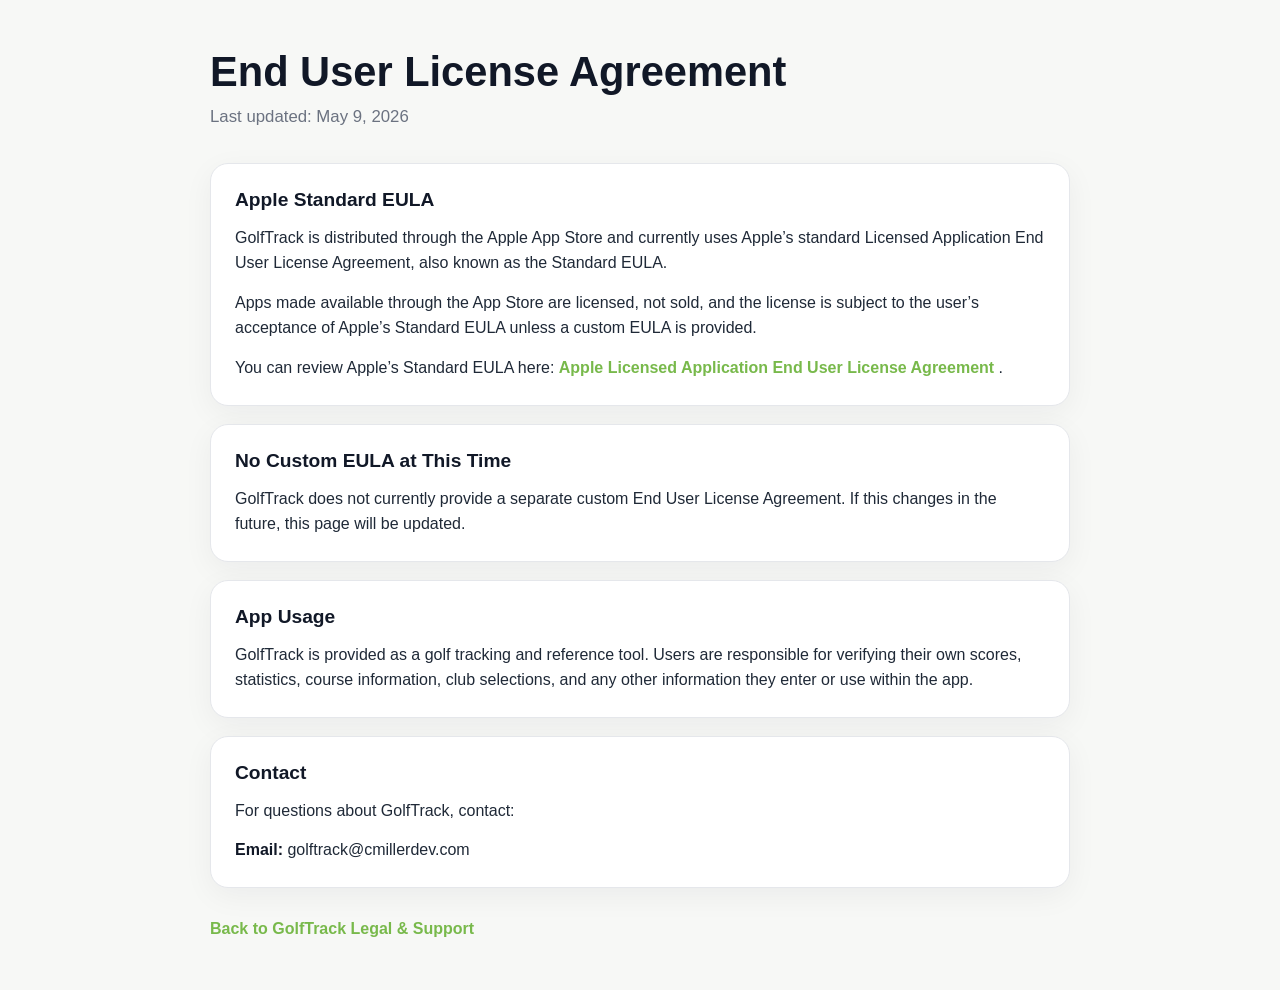
<file: eula.html>
<!DOCTYPE html>
<html lang="en">
<head>
  <meta charset="UTF-8" />
  <meta name="viewport" content="width=device-width, initial-scale=1.0" />
  <title>GolfTrack End User License Agreement</title>
  <link rel="stylesheet" href="style.css" />
</head>
<body>
  <main class="container">
    <h1>End User License Agreement</h1>
    <p class="subtitle">Last updated: May 9, 2026</p>

    <section class="card">
      <h2>Apple Standard EULA</h2>
      <p>
        GolfTrack is distributed through the Apple App Store and currently uses Apple’s
        standard Licensed Application End User License Agreement, also known as the
        Standard EULA.
      </p>
      <p>
        Apps made available through the App Store are licensed, not sold, and the license
        is subject to the user’s acceptance of Apple’s Standard EULA unless a custom EULA
        is provided.
      </p>
      <p>
        You can review Apple’s Standard EULA here:
        <a href="https://www.apple.com/legal/internet-services/itunes/dev/stdeula/" target="_blank" rel="noopener noreferrer">
          Apple Licensed Application End User License Agreement
        </a>.
      </p>
    </section>

    <section class="card">
      <h2>No Custom EULA at This Time</h2>
      <p>
        GolfTrack does not currently provide a separate custom End User License Agreement.
        If this changes in the future, this page will be updated.
      </p>
    </section>

    <section class="card">
      <h2>App Usage</h2>
      <p>
        GolfTrack is provided as a golf tracking and reference tool. Users are responsible
        for verifying their own scores, statistics, course information, club selections,
        and any other information they enter or use within the app.
      </p>
    </section>

    <section class="card">
      <h2>Contact</h2>
      <p>
        For questions about GolfTrack, contact:
      </p>
      <p>
        <strong>Email:</strong> golftrack@cmillerdev.com
      </p>
    </section>

    <p class="footer-link">
      <a href="index.html">Back to GolfTrack Legal & Support</a>
    </p>
  </main>
</body>
</html>
</file>
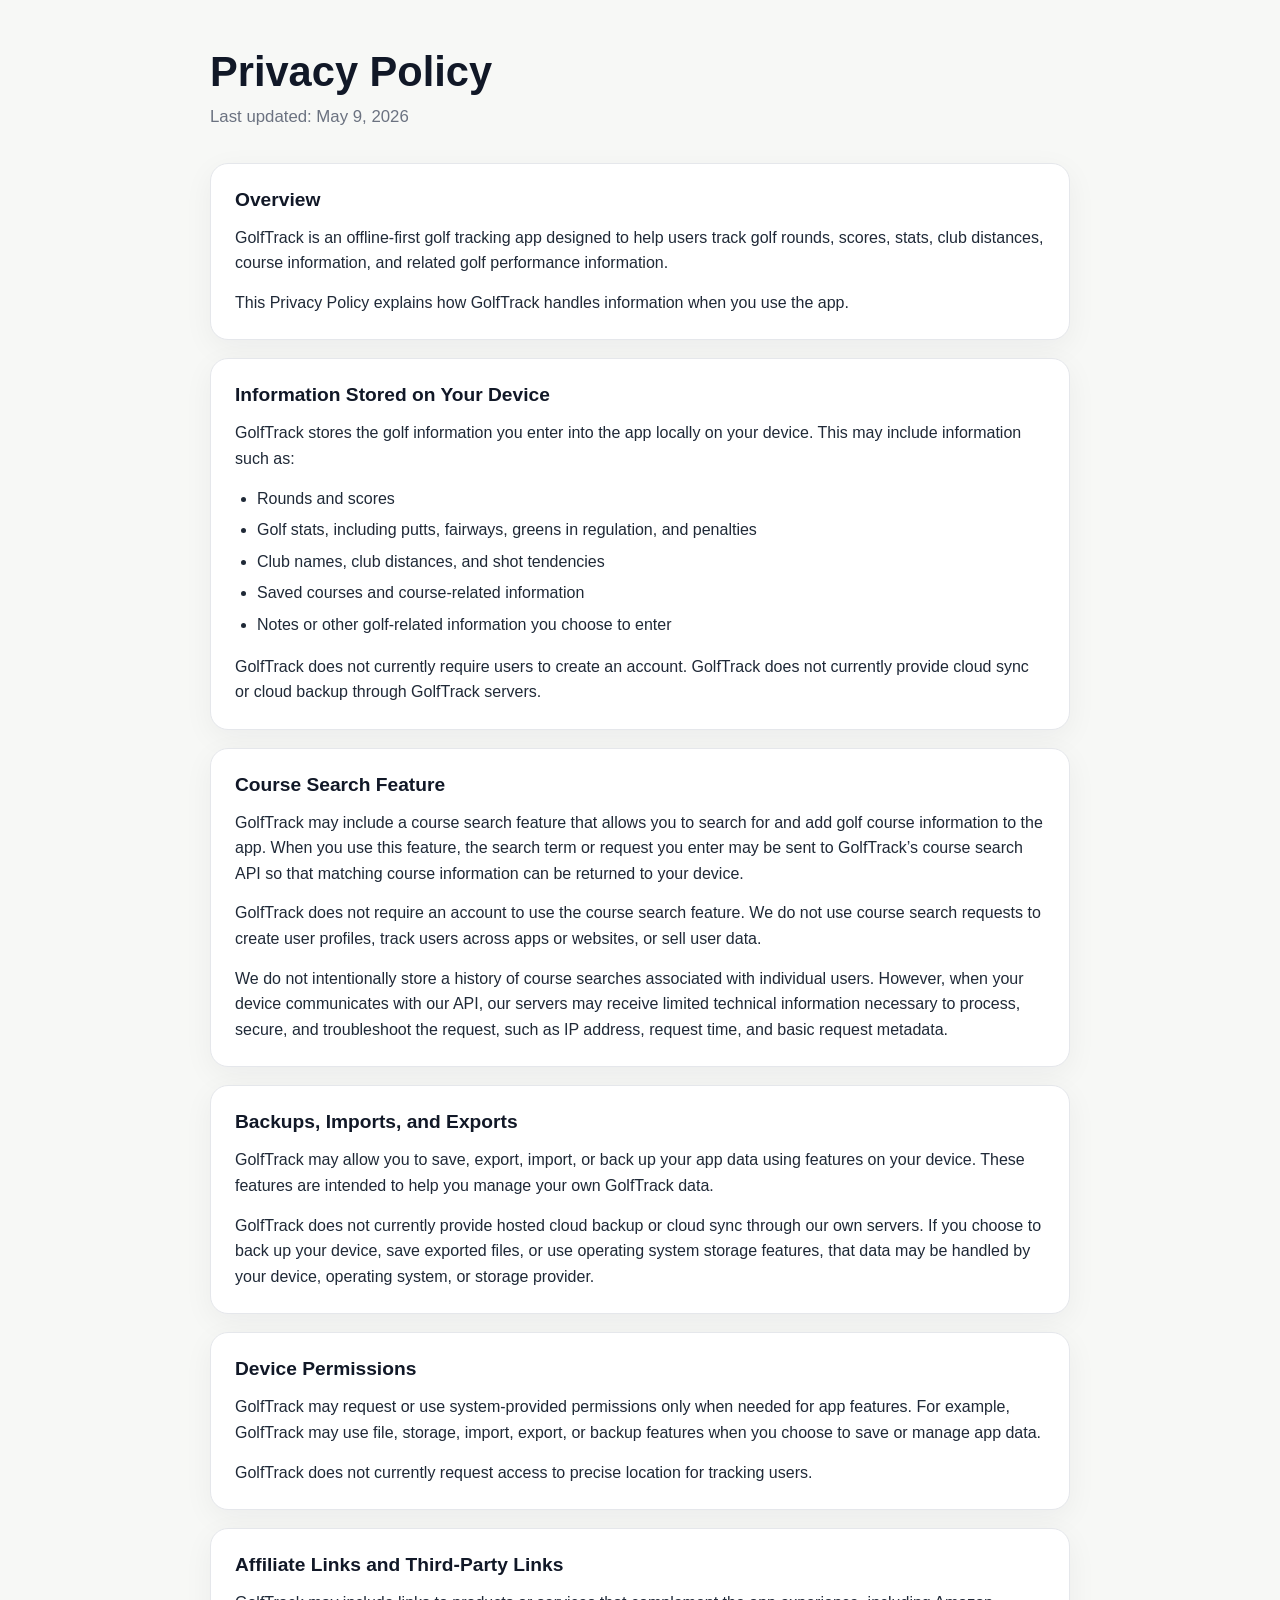
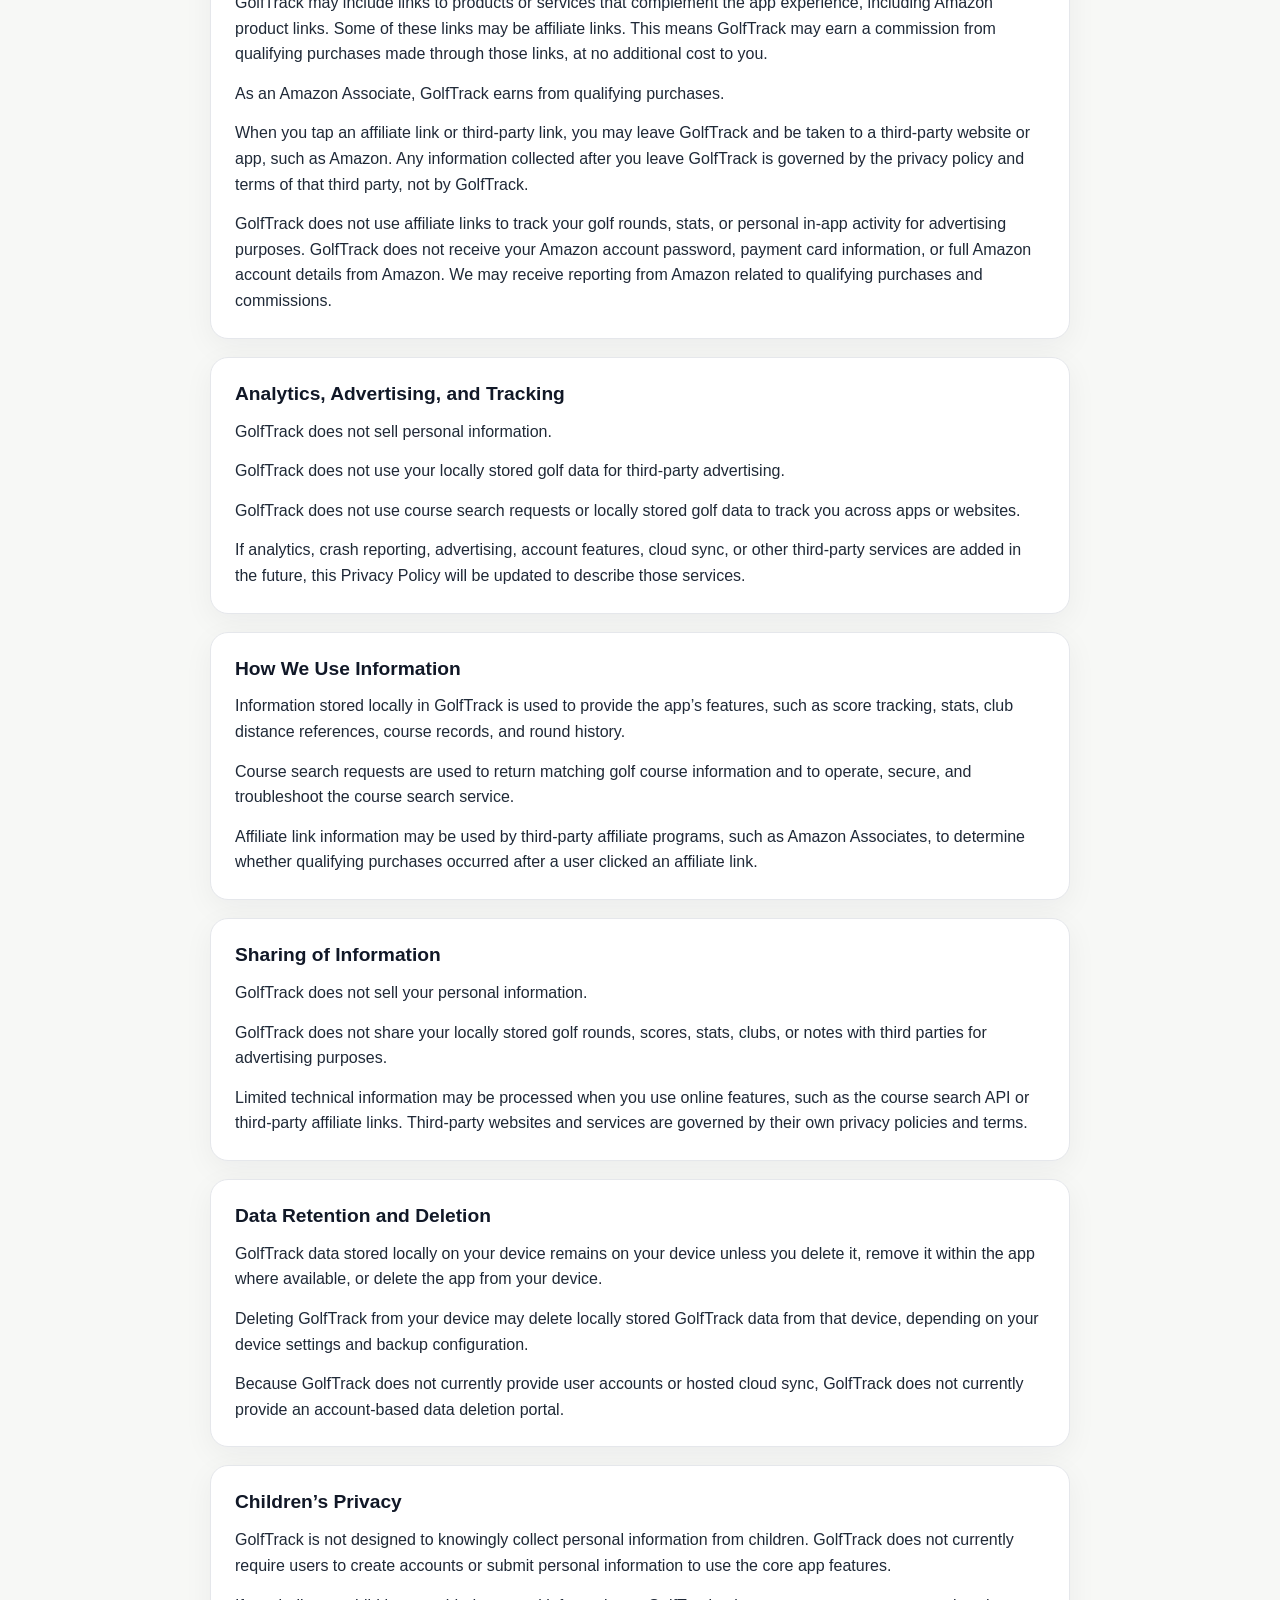
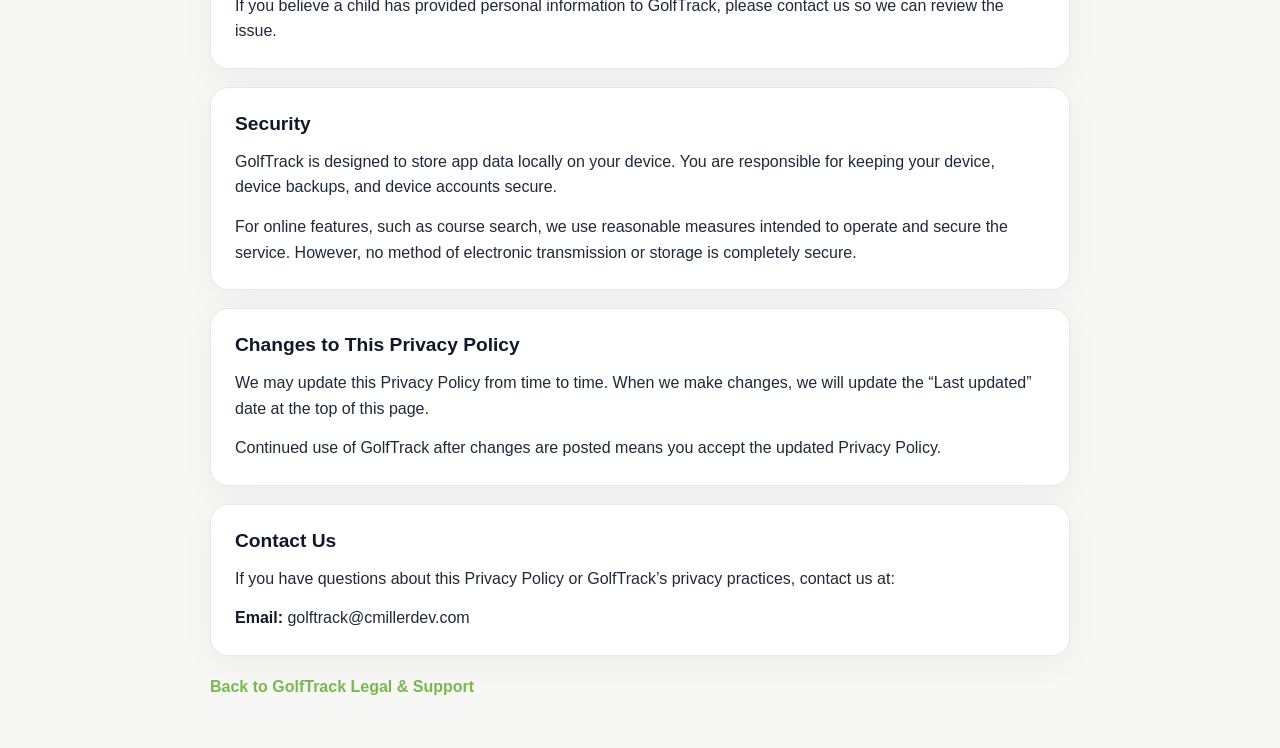
<file: privacy.html>
<!DOCTYPE html>
<html lang="en">
<head>
  <meta charset="UTF-8" />
  <meta name="viewport" content="width=device-width, initial-scale=1.0" />
  <title>GolfTrack Privacy Policy</title>
  <link rel="stylesheet" href="style.css" />
</head>
<body>
  <main class="container">
    <h1>Privacy Policy</h1>
    <p class="subtitle">Last updated: May 9, 2026</p>

    <section class="card">
      <h2>Overview</h2>
      <p>
        GolfTrack is an offline-first golf tracking app designed to help users track golf rounds,
        scores, stats, club distances, course information, and related golf performance information.
      </p>
      <p>
        This Privacy Policy explains how GolfTrack handles information when you use the app.
      </p>
    </section>

    <section class="card">
      <h2>Information Stored on Your Device</h2>
      <p>
        GolfTrack stores the golf information you enter into the app locally on your device.
        This may include information such as:
      </p>
      <ul>
        <li>Rounds and scores</li>
        <li>Golf stats, including putts, fairways, greens in regulation, and penalties</li>
        <li>Club names, club distances, and shot tendencies</li>
        <li>Saved courses and course-related information</li>
        <li>Notes or other golf-related information you choose to enter</li>
      </ul>
      <p>
        GolfTrack does not currently require users to create an account. GolfTrack does not currently
        provide cloud sync or cloud backup through GolfTrack servers.
      </p>
    </section>

    <section class="card">
      <h2>Course Search Feature</h2>
      <p>
        GolfTrack may include a course search feature that allows you to search for and add golf course
        information to the app. When you use this feature, the search term or request you enter may be
        sent to GolfTrack’s course search API so that matching course information can be returned to
        your device.
      </p>
      <p>
        GolfTrack does not require an account to use the course search feature. We do not use course
        search requests to create user profiles, track users across apps or websites, or sell user data.
      </p>
      <p>
        We do not intentionally store a history of course searches associated with individual users.
        However, when your device communicates with our API, our servers may receive limited technical
        information necessary to process, secure, and troubleshoot the request, such as IP address,
        request time, and basic request metadata.
      </p>
    </section>

    <section class="card">
      <h2>Backups, Imports, and Exports</h2>
      <p>
        GolfTrack may allow you to save, export, import, or back up your app data using features on
        your device. These features are intended to help you manage your own GolfTrack data.
      </p>
      <p>
        GolfTrack does not currently provide hosted cloud backup or cloud sync through our own servers.
        If you choose to back up your device, save exported files, or use operating system storage
        features, that data may be handled by your device, operating system, or storage provider.
      </p>
    </section>

    <section class="card">
      <h2>Device Permissions</h2>
      <p>
        GolfTrack may request or use system-provided permissions only when needed for app features.
        For example, GolfTrack may use file, storage, import, export, or backup features when you
        choose to save or manage app data.
      </p>
      <p>
        GolfTrack does not currently request access to precise location for tracking users.
      </p>
    </section>

    <section class="card">
      <h2>Affiliate Links and Third-Party Links</h2>
      <p>
        GolfTrack may include links to products or services that complement the app experience,
        including Amazon product links. Some of these links may be affiliate links. This means
        GolfTrack may earn a commission from qualifying purchases made through those links, at no
        additional cost to you.
      </p>
      <p>
        As an Amazon Associate, GolfTrack earns from qualifying purchases.
      </p>
      <p>
        When you tap an affiliate link or third-party link, you may leave GolfTrack and be taken to a
        third-party website or app, such as Amazon. Any information collected after you leave GolfTrack
        is governed by the privacy policy and terms of that third party, not by GolfTrack.
      </p>
      <p>
        GolfTrack does not use affiliate links to track your golf rounds, stats, or personal in-app
        activity for advertising purposes. GolfTrack does not receive your Amazon account password,
        payment card information, or full Amazon account details from Amazon. We may receive reporting
        from Amazon related to qualifying purchases and commissions.
      </p>
    </section>

    <section class="card">
      <h2>Analytics, Advertising, and Tracking</h2>
      <p>
        GolfTrack does not sell personal information.
      </p>
      <p>
        GolfTrack does not use your locally stored golf data for third-party advertising.
      </p>
      <p>
        GolfTrack does not use course search requests or locally stored golf data to track you across
        apps or websites.
      </p>
      <p>
        If analytics, crash reporting, advertising, account features, cloud sync, or other third-party
        services are added in the future, this Privacy Policy will be updated to describe those services.
      </p>
    </section>

    <section class="card">
      <h2>How We Use Information</h2>
      <p>
        Information stored locally in GolfTrack is used to provide the app’s features, such as score
        tracking, stats, club distance references, course records, and round history.
      </p>
      <p>
        Course search requests are used to return matching golf course information and to operate,
        secure, and troubleshoot the course search service.
      </p>
      <p>
        Affiliate link information may be used by third-party affiliate programs, such as Amazon
        Associates, to determine whether qualifying purchases occurred after a user clicked an
        affiliate link.
      </p>
    </section>

    <section class="card">
      <h2>Sharing of Information</h2>
      <p>
        GolfTrack does not sell your personal information.
      </p>
      <p>
        GolfTrack does not share your locally stored golf rounds, scores, stats, clubs, or notes with
        third parties for advertising purposes.
      </p>
      <p>
        Limited technical information may be processed when you use online features, such as the course
        search API or third-party affiliate links. Third-party websites and services are governed by
        their own privacy policies and terms.
      </p>
    </section>

    <section class="card">
      <h2>Data Retention and Deletion</h2>
      <p>
        GolfTrack data stored locally on your device remains on your device unless you delete it, remove
        it within the app where available, or delete the app from your device.
      </p>
      <p>
        Deleting GolfTrack from your device may delete locally stored GolfTrack data from that device,
        depending on your device settings and backup configuration.
      </p>
      <p>
        Because GolfTrack does not currently provide user accounts or hosted cloud sync, GolfTrack does
        not currently provide an account-based data deletion portal.
      </p>
    </section>

    <section class="card">
      <h2>Children’s Privacy</h2>
      <p>
        GolfTrack is not designed to knowingly collect personal information from children. GolfTrack
        does not currently require users to create accounts or submit personal information to use the
        core app features.
      </p>
      <p>
        If you believe a child has provided personal information to GolfTrack, please contact us so we
        can review the issue.
      </p>
    </section>

    <section class="card">
      <h2>Security</h2>
      <p>
        GolfTrack is designed to store app data locally on your device. You are responsible for keeping
        your device, device backups, and device accounts secure.
      </p>
      <p>
        For online features, such as course search, we use reasonable measures intended to operate and
        secure the service. However, no method of electronic transmission or storage is completely
        secure.
      </p>
    </section>

    <section class="card">
      <h2>Changes to This Privacy Policy</h2>
      <p>
        We may update this Privacy Policy from time to time. When we make changes, we will update the
        “Last updated” date at the top of this page.
      </p>
      <p>
        Continued use of GolfTrack after changes are posted means you accept the updated Privacy Policy.
      </p>
    </section>

    <section class="card">
      <h2>Contact Us</h2>
      <p>
        If you have questions about this Privacy Policy or GolfTrack’s privacy practices, contact us at:
      </p>
      <p>
        <strong>Email:</strong> golftrack@cmillerdev.com
      </p>
    </section>

    <p><a href="index.html">Back to GolfTrack Legal & Support</a></p>
  </main>
</body>
</html>
</file>
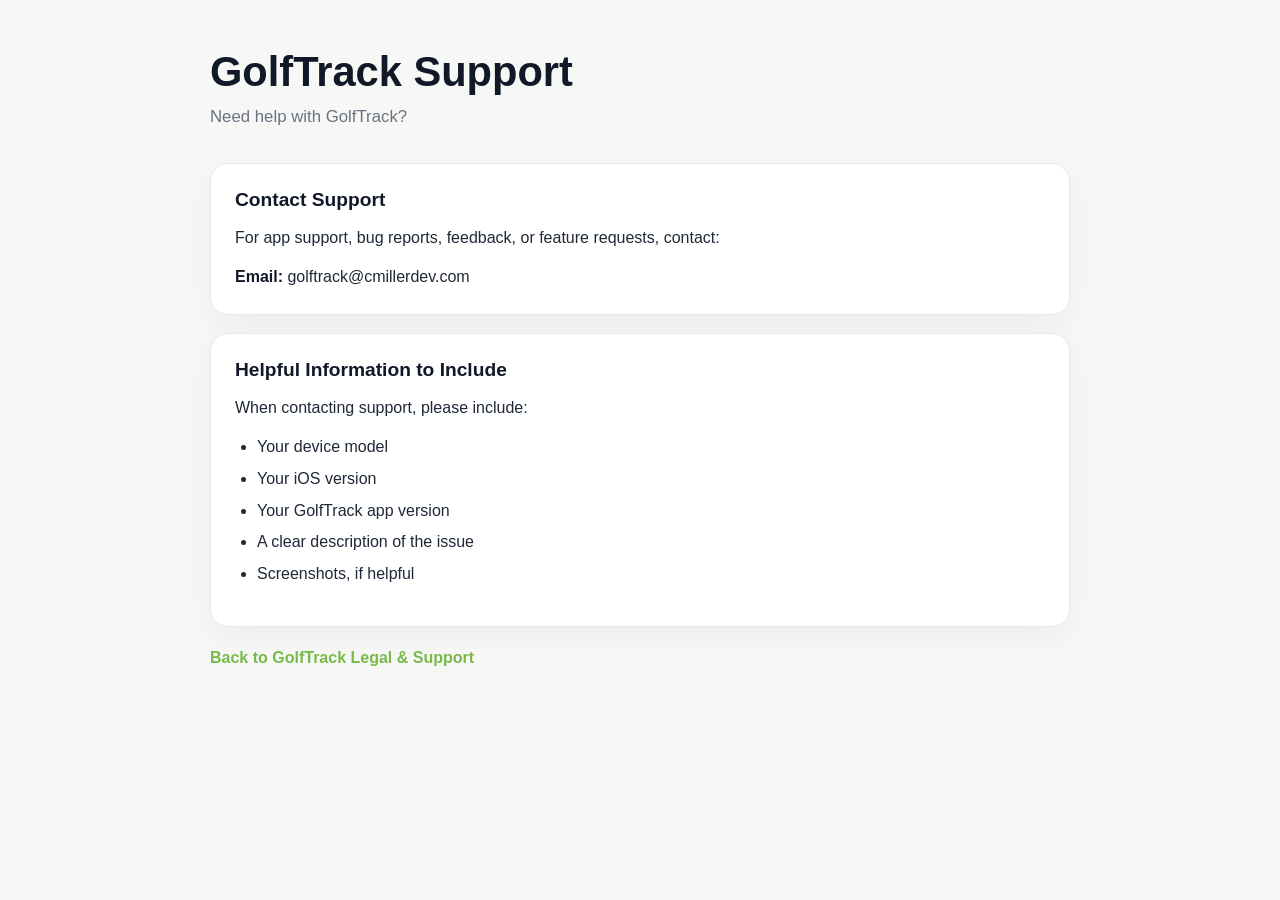
<file: support.html>
<!DOCTYPE html>
<html lang="en">
<head>
  <meta charset="UTF-8" />
  <meta name="viewport" content="width=device-width, initial-scale=1.0" />
  <title>GolfTrack Support</title>
  <link rel="stylesheet" href="style.css" />
</head>
<body>
  <main class="container">
    <h1>GolfTrack Support</h1>
    <p class="subtitle">Need help with GolfTrack?</p>

    <section class="card">
      <h2>Contact Support</h2>
      <p>For app support, bug reports, feedback, or feature requests, contact:</p>
      <p><strong>Email:</strong> golftrack@cmillerdev.com</p>
    </section>

    <section class="card">
      <h2>Helpful Information to Include</h2>
      <p>When contacting support, please include:</p>
      <ul>
        <li>Your device model</li>
        <li>Your iOS version</li>
        <li>Your GolfTrack app version</li>
        <li>A clear description of the issue</li>
        <li>Screenshots, if helpful</li>
      </ul>
    </section>

    <p><a href="index.html">Back to GolfTrack Legal & Support</a></p>
  </main>
</body>
</html>
</file>
<file: style.css>
:root {
  --green: rgb(120, 185, 75);
  --dark: rgb(17, 24, 39);
  --gold: rgb(222, 173, 50);
  --bg: #f7f8f6;
  --card: #ffffff;
  --text: #1f2937;
  --muted: #6b7280;
  --border: #e5e7eb;
}

* {
  box-sizing: border-box;
}

html {
  -webkit-text-size-adjust: 100%;
}

body {
  margin: 0;
  font-family: -apple-system, BlinkMacSystemFont, "Segoe UI", Roboto, Helvetica, Arial, sans-serif;
  background: var(--bg);
  color: var(--text);
  line-height: 1.6;
}

.container {
  width: min(860px, calc(100% - 32px));
  margin: 0 auto;
  padding: 48px 0;
}

.site-header-centered {
  text-align: center;
  margin-bottom: 34px;
}

.site-logo-large {
  width: clamp(170px, 20vw, 260px);
  height: auto;
  max-height: 96px;
  object-fit: contain;
  margin-bottom: 18px;
}

.site-header-centered .subtitle {
  margin-bottom: 0;
}

h1 {
  margin: 0 0 8px;
  color: var(--dark);
  font-size: clamp(2rem, 5vw, 2.6rem);
  line-height: 1.15;
  letter-spacing: 0;
}

h2 {
  margin: 0 0 12px;
  color: var(--dark);
  font-size: 1.2rem;
  line-height: 1.3;
}

p {
  margin: 0 0 14px;
}

p:last-child {
  margin-bottom: 0;
}

.subtitle {
  color: var(--muted);
  margin-bottom: 32px;
  font-size: 1.05rem;
}

.card {
  background: var(--card);
  border: 1px solid var(--border);
  border-radius: 18px;
  padding: 24px;
  margin-bottom: 18px;
  box-shadow: 0 8px 30px rgba(17, 24, 39, 0.05);
}

.links {
  display: grid;
  gap: 14px;
  margin-top: 24px;
}

.links a {
  display: block;
  background: var(--card);
  border: 1px solid var(--border);
  border-radius: 14px;
  padding: 16px 18px;
  color: var(--green);
  font-weight: 700;
  text-decoration: none;
  box-shadow: 0 8px 24px rgba(17, 24, 39, 0.04);
}

.links a:hover {
  border-color: rgba(120, 185, 75, 0.55);
  text-decoration: none;
}

a {
  color: var(--green);
  font-weight: 650;
  text-decoration: none;
}

a:hover {
  text-decoration: underline;
}

ul {
  margin: 8px 0 16px;
  padding-left: 22px;
}

li {
  margin-bottom: 6px;
}

strong {
  color: var(--dark);
}

.footer-link {
  margin-top: 28px;
}

.badge {
  display: inline-block;
  color: var(--dark);
  background: rgba(120, 185, 75, 0.14);
  border: 1px solid rgba(120, 185, 75, 0.25);
  border-radius: 999px;
  padding: 6px 12px;
  font-size: 0.9rem;
  font-weight: 700;
  margin-bottom: 18px;
}

@media (max-width: 560px) {
  .container {
    width: min(100% - 24px, 860px);
    padding: 32px 0;
  }

  .site-header-centered {
    margin-bottom: 28px;
  }

  .card {
    padding: 20px;
    border-radius: 16px;
  }

  .links a {
    padding: 15px 16px;
  }
}

body.home-page {
  min-height: 100vh;
  background: #00231d;
  color: #ffffff;
  overflow-x: hidden;
}

.hero {
  position: relative;
  min-height: 100svh;
  overflow: hidden;
  padding: max(1.25rem, env(safe-area-inset-top)) 1.25rem max(1.5rem, env(safe-area-inset-bottom));
  background: #004c30 url("assets/topographic-background.jpg") center top / cover no-repeat;
}

.hero::before {
  content: "";
  position: absolute;
  inset: 0;
  background:
    radial-gradient(circle at 50% 12%, rgba(0, 0, 0, 0.08), rgba(0, 24, 18, 0.28) 52%, rgba(0, 14, 12, 0.64) 100%),
    linear-gradient(180deg, rgba(0, 34, 21, 0.34), rgba(0, 26, 20, 0.52) 62%, rgba(0, 12, 10, 0.72));
  pointer-events: none;
}

.hero::after {
  content: "";
  position: absolute;
  inset: auto -12% -18% -12%;
  height: 42%;
  background: radial-gradient(ellipse at 50% 100%, rgba(0, 18, 15, 0.9), rgba(0, 35, 29, 0) 68%);
  pointer-events: none;
}

.hero-inner {
  position: relative;
  z-index: 1;
  width: min(100%, 760px);
  margin: 0 auto;
  text-align: center;
}

.brand-block {
  padding-top: clamp(0.25rem, 3.5vw, 1.7rem);
}

.sr-only {
  position: absolute;
  width: 1px;
  height: 1px;
  overflow: hidden;
  clip: rect(0, 0, 0, 0);
  white-space: nowrap;
  border: 0;
}

.logo {
  display: block;
  width: min(78vw, 460px);
  height: auto;
  margin: 0 auto;
  filter: drop-shadow(0 10px 18px rgba(0, 0, 0, 0.25));
}

.tagline-row {
  display: grid;
  grid-template-columns: minmax(32px, 1fr) auto minmax(32px, 1fr);
  align-items: center;
  gap: 0.85rem;
  width: min(100%, 520px);
  margin: 0.85rem auto 0;
}

.tagline-row::before,
.tagline-row::after {
  content: "";
  height: 1px;
  background: rgba(222, 173, 50, 0.85);
}

.tagline {
  margin: 0;
  color: var(--gold);
  font-size: clamp(0.74rem, 2.8vw, 1.05rem);
  font-weight: 850;
  letter-spacing: 0.18em;
  line-height: 1.2;
  text-transform: uppercase;
  white-space: nowrap;
}

.phone-stack {
  position: relative;
  width: min(94vw, 460px);
  height: clamp(330px, 86vw, 580px);
  margin: clamp(1.75rem, 6vw, 3rem) auto clamp(1.5rem, 5vw, 2.25rem);
}

.phone {
  position: absolute;
  bottom: 0;
  margin: 0;
  width: auto;
  aspect-ratio: 1179 / 2556;
  max-height: 100%;
  filter: drop-shadow(0 24px 36px rgba(0, 0, 0, 0.42));
}

.phone-shell {
  position: relative;
  z-index: 1;
  display: block;
  width: 100%;
  height: 100%;
  padding: clamp(4px, 1.15vw, 8px);
  border: 1px solid rgba(255, 255, 255, 0.34);
  border-radius: clamp(1.45rem, 5vw, 2.45rem);
  background:
    linear-gradient(145deg, #6c7177 0%, #151719 15%, #050606 50%, #3e4248 84%, #050606 100%);
  box-shadow:
    inset 0 0 0 1px rgba(255, 255, 255, 0.22),
    inset 0 0 10px rgba(255, 255, 255, 0.14),
    0 2px 0 rgba(255, 255, 255, 0.18);
}

.phone-shell::before {
  content: "";
  position: absolute;
  top: clamp(8px, 2.3vw, 14px);
  left: 50%;
  z-index: 3;
  width: 28%;
  height: clamp(8px, 2.8vw, 16px);
  border-radius: 999px;
  background: #050608;
  transform: translateX(-50%);
  box-shadow: inset 0 1px 1px rgba(255, 255, 255, 0.18);
}

.phone-shell::after {
  content: "";
  position: absolute;
  inset: clamp(3px, 0.9vw, 6px);
  z-index: 3;
  border: 1px solid rgba(255, 255, 255, 0.16);
  border-radius: clamp(1.25rem, 4.5vw, 2.05rem);
  pointer-events: none;
}

.phone-screen {
  position: relative;
  display: block;
  overflow: hidden;
  width: 100%;
  height: 100%;
  border-radius: clamp(1.12rem, 4.25vw, 1.95rem);
  background: #edf1f6;
}

.phone-screen img {
  display: block;
  width: 100%;
  height: 100%;
  object-fit: cover;
}

.phone-main {
  left: 50%;
  z-index: 3;
  height: 100%;
  transform: translateX(-50%);
}

.phone-left {
  left: 0;
  z-index: 2;
  height: 86%;
  transform: rotate(-3deg);
}

.phone-right {
  right: 0;
  z-index: 1;
  height: 86%;
  transform: rotate(3deg);
}

.download-section {
  text-align: center;
}

.app-store-button {
  display: inline-block;
  min-height: 44px;
  border-radius: 0.95rem;
  transition: transform 160ms ease, filter 160ms ease;
}

.app-store-button:hover {
  filter: brightness(1.05);
  text-decoration: none;
  transform: translateY(-2px);
}

.app-store-button img {
  display: block;
  width: min(270px, 72vw);
  height: auto;
  margin: 0 auto;
}

.social-section {
  width: min(100%, 560px);
  margin: clamp(2rem, 7vw, 3rem) auto 0;
}

.section-divider {
  display: grid;
  grid-template-columns: 1fr auto 1fr;
  align-items: center;
  gap: 1rem;
  color: var(--gold);
  font-weight: 850;
  letter-spacing: 0.12em;
  text-transform: uppercase;
}

.section-divider p {
  margin: 0;
  font-size: clamp(0.84rem, 2.8vw, 1rem);
  line-height: 1.2;
}

.section-divider span {
  height: 1px;
  background: rgba(222, 173, 50, 0.85);
}

.social-links {
  display: flex;
  flex-wrap: wrap;
  justify-content: center;
  gap: 0.85rem;
  margin-top: 1.2rem;
}

.social-links a {
  display: grid;
  width: 50px;
  height: 50px;
  place-items: center;
  border: 1.5px solid rgba(255, 255, 255, 0.76);
  border-radius: 999px;
  background: rgba(255, 255, 255, 0.06);
  color: #ffffff;
  text-decoration: none;
  transition: transform 160ms ease, background 160ms ease, border-color 160ms ease;
  backdrop-filter: blur(8px);
  -webkit-backdrop-filter: blur(8px);
}

.social-links a:hover {
  border-color: #ffffff;
  background: rgba(255, 255, 255, 0.14);
  text-decoration: none;
  transform: translateY(-2px);
}

.social-links svg {
  width: 23px;
  height: 23px;
  fill: currentColor;
}

.app-store-button:focus-visible,
.social-links a:focus-visible,
.footer-links a:focus-visible {
  outline: 3px solid rgba(222, 173, 50, 0.72);
  outline-offset: 4px;
}

.footer-links {
  display: flex;
  flex-wrap: wrap;
  justify-content: center;
  gap: 0.9rem 1rem;
  margin-top: 2rem;
  padding-bottom: 0.75rem;
  font-size: 0.86rem;
}

.footer-links a {
  min-height: 44px;
  display: inline-flex;
  align-items: center;
  color: rgba(255, 255, 255, 0.72);
  text-decoration: none;
}

.footer-links a:hover {
  color: #ffffff;
  text-decoration: underline;
}

@media (min-width: 768px) {
  .phone-stack {
    width: min(720px, 90vw);
    height: 570px;
  }

  .phone-main {
    height: 100%;
  }

  .phone-left,
  .phone-right {
    height: 86%;
  }

  .phone-left {
    left: 11%;
  }

  .phone-right {
    right: 11%;
  }
}

@media (max-width: 420px) {
  .hero {
    padding-right: 0.9rem;
    padding-left: 0.9rem;
  }

  .phone-stack {
    width: min(96vw, 410px);
    height: clamp(315px, 88vw, 470px);
  }

  .phone-left,
  .phone-right {
    height: 84%;
  }

  .phone-main {
    height: 100%;
  }

  .social-links {
    gap: 0.45rem;
  }
}
</file>
